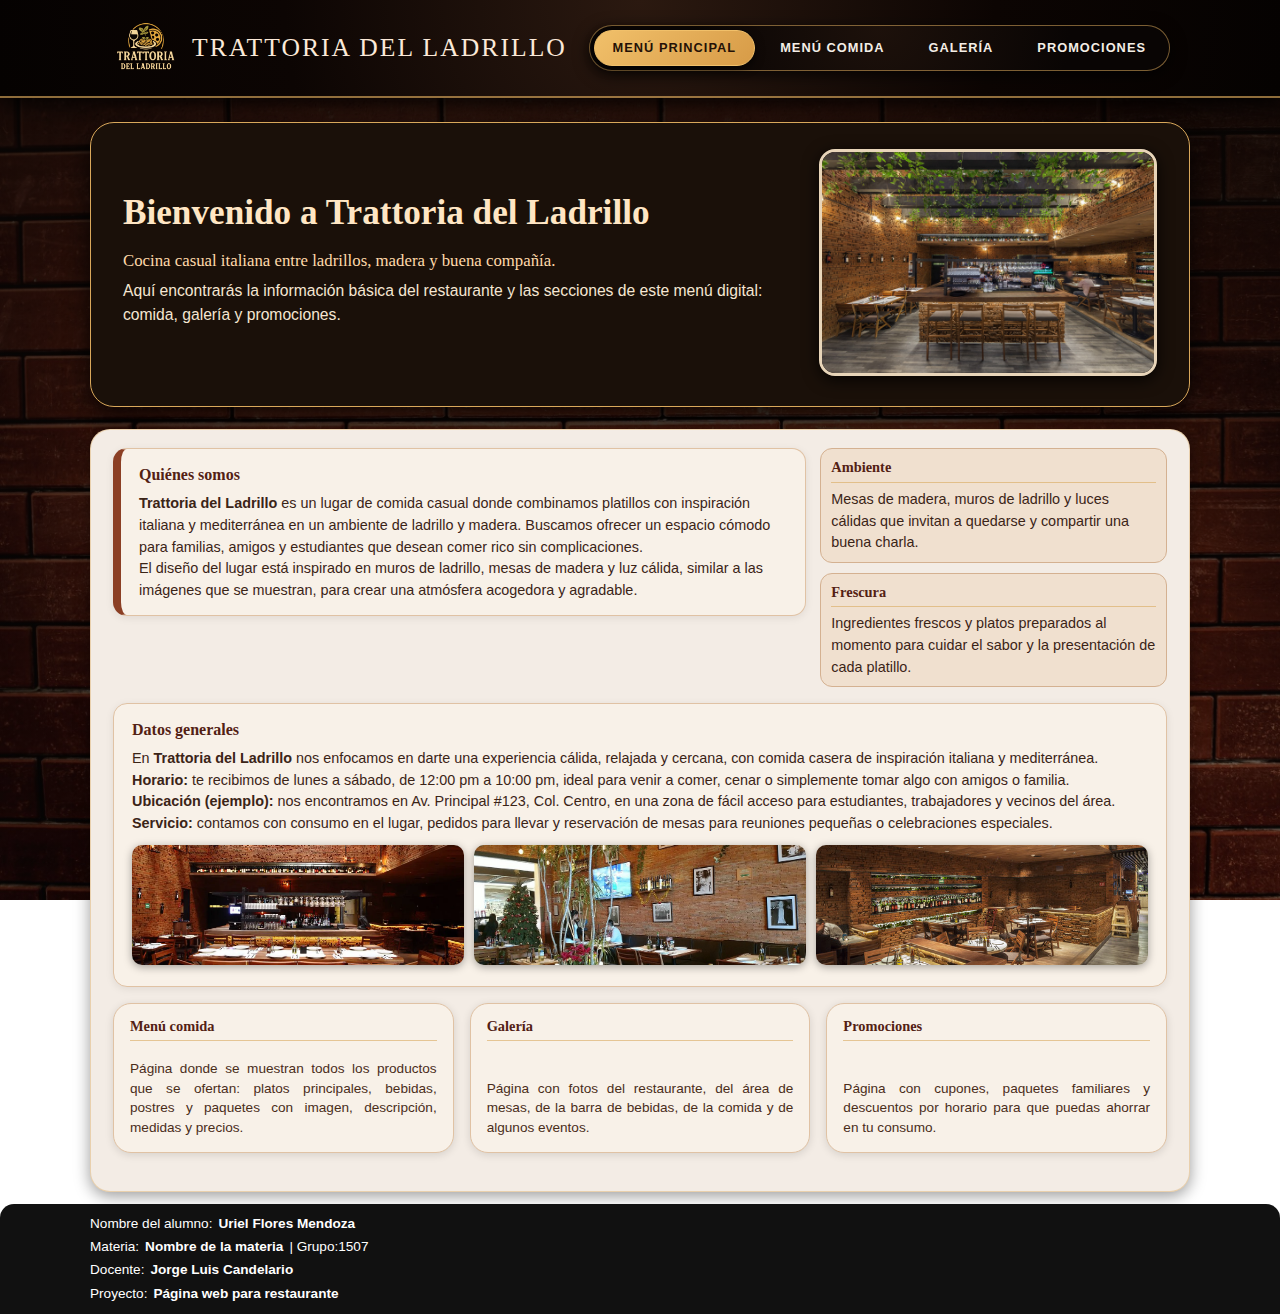
<file: index.html>
<!DOCTYPE html>
<html lang="es">
<head>
  <meta charset="UTF-8">
  <title>Trattoria del Ladrillo - Menú principal</title>
  <link rel="stylesheet" href="css/styles.css">
</head>
<body>
<header class="encabezado">
  <div class="contenedor encabezado-interior">
    <div class="logo">
      <img src="img/logo_trattoria.png"
           alt="Trattoria del Ladrillo"
           class="logo-imagen">
      <span class="logo-texto">Trattoria del Ladrillo</span>
    </div>

    <nav class="navegacion">
      <a href="index.html" class="activo">Menú principal</a>
      <a href="menu.html">Menú comida</a>
      <a href="galeria.html">Galería</a>
      <a href="promociones.html">Promociones</a>
    </nav>
  </div>
</header>

  <!-- banner principal -->
  <section class="banner-principal">
    <div class="contenedor banner-fondo">
      <div class="banner-contenido">
        <div class="banner-texto">
          <h1 class="titulo-principal">Bienvenido a Trattoria del Ladrillo</h1>

          <p class="slogan-principal">
            Cocina casual italiana entre ladrillos, madera y buena compañía.
          </p>

          <p class="subtitulo-principal">
            Aquí encontrarás la información básica del restaurante y las secciones
            de este menú digital: comida, galería y promociones.
          </p>
        </div>

        <div class="banner-foto">
          <!-- imagen grande del restaurante -->
          <img src="img/restaruante1.png" alt="Interior">
        </div>
      </div>
    </div>
  </section>

  <!-- contenido principal -->
  <main class="contenedor">
    <div class="panel-inicio">
      <!-- quienes somos y tarjetas laterales -->
      <section class="columnas-inicio">
        <div class="columna-inicio-principal">
          <div class="caja caja--resaltada">
            <div class="titulo-caja">Quiénes somos</div>
            <p class="texto-caja">
              <strong>Trattoria del Ladrillo</strong> es un lugar de comida casual donde
              combinamos platillos con inspiración italiana y mediterránea en un ambiente
              de ladrillo y madera. Buscamos ofrecer un espacio cómodo para familias,
              amigos y estudiantes que desean comer rico sin complicaciones.
            </p>
            <p class="texto-caja">
              El diseño del lugar está inspirado en muros de ladrillo, mesas de madera y
              luz cálida, similar a las imágenes que se muestran, para crear una atmósfera
              acogedora y agradable.
            </p>
          </div>
        </div>

        <div class="columna-inicio-lateral">
          <div class="caja-mini-inicio">
            <div class="etiqueta-caja">Ambiente</div>
            <p class="texto-caja">
              Mesas de madera, muros de ladrillo y luces cálidas que invitan a quedarse y
              compartir una buena charla.
            </p>
          </div>
          <div class="caja-mini-inicio">
            <div class="etiqueta-caja">Frescura</div>
            <p class="texto-caja">
              Ingredientes frescos y platos preparados al momento para cuidar el sabor
              y la presentación de cada platillo.
            </p>
          </div>
        </div>
      </section>

      <!-- datos generales e info del lugar -->
      <section class="caja">
        <div class="titulo-caja">Datos generales</div>

        <p class="texto-caja">
          En <strong>Trattoria del Ladrillo</strong> nos enfocamos en darte una experiencia cálida,
          relajada y cercana, con comida casera de inspiración italiana y mediterránea.
        </p>

        <p class="texto-caja">
          <strong>Horario:</strong> te recibimos de lunes a sábado, de 12:00 pm a 10:00 pm,
          ideal para venir a comer, cenar o simplemente tomar algo con amigos o familia.
        </p>

        <p class="texto-caja">
          <strong>Ubicación (ejemplo):</strong> nos encontramos en Av. Principal #123, Col. Centro,
          en una zona de fácil acceso para estudiantes, trabajadores y vecinos del área.
        </p>

        <p class="texto-caja">
          <strong>Servicio:</strong> contamos con consumo en el lugar, pedidos para llevar y
          reservación de mesas para reuniones pequeñas o celebraciones especiales.
        </p>

        <!-- tira de fotos del restaurante -->
        <div class="galeria-inicio">
          <div class="miniatura-inicio">
            <img src="img/restaurante2.png" alt="barra">
          </div>
          <div class="miniatura-inicio">
            <img src="img/restaurante3.png" alt="mesasr">
          </div>
          <div class="miniatura-inicio">
            <img src="img/restaurante4.png" alt="Ambiente">
          </div>
        </div>
      </section>

      <!-- resumen de las otras paginas -->
      <section class="fila-cajas">
        <div class="caja caja--pequena">
          <div class="etiqueta-caja">Menú comida</div>
          <p class="texto-caja">
            Página donde se muestran todos los productos que se ofertan:
            platos principales, bebidas, postres y paquetes con imagen,
            descripción, medidas y precios.
          </p>
        </div>

        <div class="caja caja--pequena">
          <div class="etiqueta-caja">Galería</div>
          <p class="texto-caja">
            Página con fotos del restaurante, del área de mesas, de la barra
            de bebidas, de la comida y de algunos eventos.
          </p>
        </div>

        <div class="caja caja--pequena">
          <div class="etiqueta-caja">Promociones</div>
          <p class="texto-caja">
            Página con cupones, paquetes familiares y descuentos por horario
            para que puedas ahorrar en tu consumo.
          </p>
        </div>
      </section>
    </div>
  </main>

  <!-- pie de pagina -->
  <footer class="pie-pagina">
    <div class="pie-pagina-contenido">
      <div class="pie-pagina-linea">
        Nombre del alumno: <strong>Uriel Flores Mendoza</strong>
      </div>
      <div class="pie-pagina-linea">
        Materia: <strong>Nombre de la materia</strong> | Grupo:1507 
      </div>
      <div class="pie-pagina-linea">
        Docente: <strong>Jorge Luis Candelario</strong>
      </div>
      <div class="pie-pagina-linea">
        Proyecto: <strong>Página web para restaurante</strong>
      </div>
    </div>
  </footer>
</body>
</html>
</file>
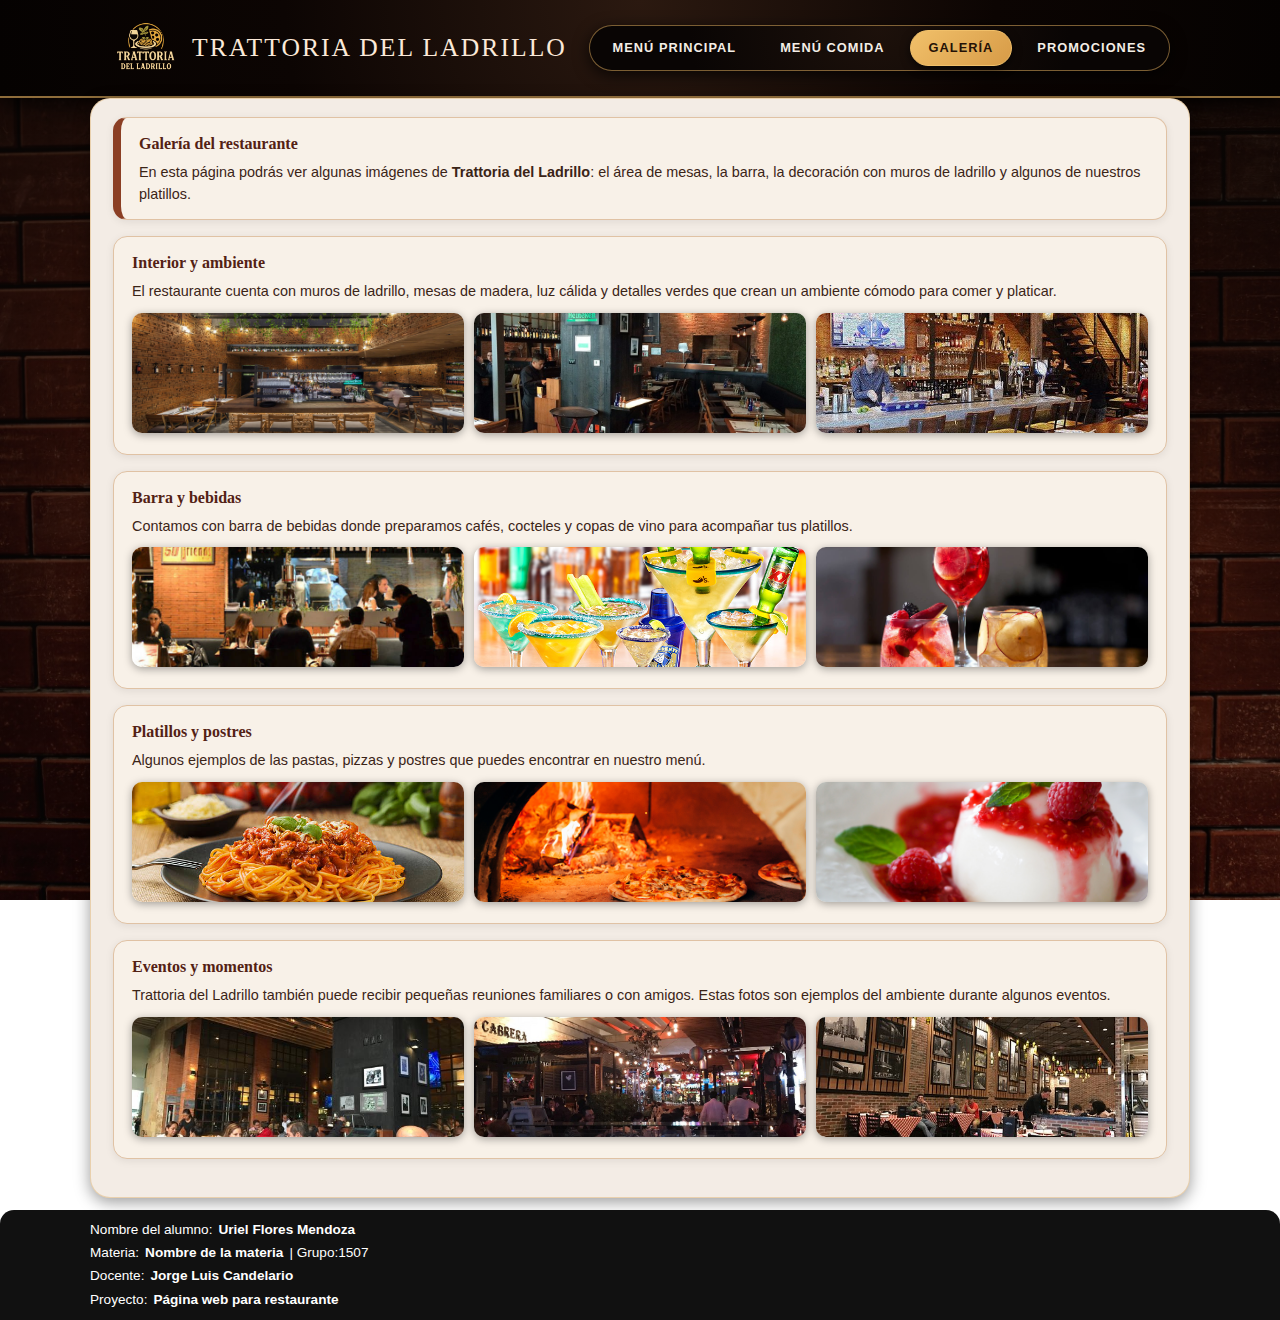
<file: galeria.html>
<!DOCTYPE html>
<html lang="es">
<head>
  <meta charset="UTF-8">
  <title>Trattoria del Ladrillo - Galería</title>
  <link rel="stylesheet" href="css/styles.css">
</head>
<body>
  <!-- encabezado -->
  <header class="encabezado">
    <div class="contenedor encabezado-interior">
      <div class="logo">
        <img src="img/logo_trattoria.png"
             alt="Trattoria del Ladrillo"
             class="logo-imagen">
        <span class="logo-texto">Trattoria del Ladrillo</span>
      </div>

      <nav class="navegacion">
        <a href="index.html">Menú principal</a>
        <a href="menu.html">Menú comida</a>
        <a href="galeria.html" class="activo">Galería</a>
        <a href="promociones.html">Promociones</a>
      </nav>
    </div>
  </header>

  <!-- contenido principal -->
  <main class="contenedor">
    <div class="panel-inicio">



    
      <!-- seccion de introduccion de la galeria -->
      <section class="caja caja--resaltada">
        <div class="titulo-caja">Galería del restaurante</div>
        <p class="texto-caja">
          En esta página podrás ver algunas imágenes de
          <strong>Trattoria del Ladrillo</strong>: el área de mesas, la barra,
          la decoración con muros de ladrillo y algunos de nuestros platillos.
        </p>
      </section>

      <!-- interior del restaurante -->
      <section class="caja">
        <div class="titulo-caja">Interior y ambiente</div>
        <p class="texto-caja">
          El restaurante cuenta con muros de ladrillo, mesas de madera, luz cálida
          y detalles verdes que crean un ambiente cómodo para comer y platicar.
        </p>
        <div class="galeria-inicio">
          <div class="miniatura-inicio">
            <img src="img/restaruante1.png" alt="comedorr">
          </div>
          <div class="miniatura-inicio">
            <img src="img/interior 2.jpg" alt="decoracion">
          </div>
          <div class="miniatura-inicio">
            <img src="img/interior 3.jpg" alt=" muros de ladrillo">
          </div>
        </div>
      </section>

      <!-- barra y bebidas -->
      <section class="caja">
        <div class="titulo-caja">Barra y bebidas</div>
        <p class="texto-caja">
          Contamos con barra de bebidas donde preparamos cafés, cocteles y
          copas de vino para acompañar tus platillos.
        </p>
        <div class="galeria-inicio">
          <div class="miniatura-inicio">
            <img src="img/barra.jpg" alt="Barra ">
          </div>
          <div class="miniatura-inicio">
            <img src="img/bebidas.jpg" alt="Copas y botellas ">
          </div>
          <div class="miniatura-inicio">
            <img src="img/vinos.jpg" alt="Detalle bebidas">
          </div>
        </div>
      </section>

      <!-- platillos y postres -->
      <section class="caja">
        <div class="titulo-caja">Platillos y postres</div>
        <p class="texto-caja">
          Algunos ejemplos de las pastas, pizzas y postres que puedes encontrar
          en nuestro menú.
        </p>
        <div class="galeria-inicio">
          <div class="miniatura-inicio">
            <img src="img/platodepasta.jpg" alt="pasta">
          </div>
          <div class="miniatura-inicio">
            <img src="img/pizzalhorno.jpg" alt="Pizza ">
          </div>
          <div class="miniatura-inicio">
            <img src="img/postre.jpg" alt="Postre ">
          </div>
        </div>
      </section>

      <!-- eventos y momentos especiales -->
      <section class="caja">
        <div class="titulo-caja">Eventos y momentos</div>
        <p class="texto-caja">
          Trattoria del Ladrillo también puede recibir pequeñas reuniones
          familiares o con amigos. Estas fotos son ejemplos del ambiente
          durante algunos eventos.
        </p>
        <div class="galeria-inicio">
          <div class="miniatura-inicio">
            <img src="img/evento1.jpg" alt="Mesa con decoracion para evento">
          </div>
          <div class="miniatura-inicio">
            <img src="img/evento2.jpg" alt="Grupo">
          </div>
          <div class="miniatura-inicio">
            <img src="img/detalles.jpg" alt="Detalle">
          </div>
        </div>
      </section>
    </div>
  </main>

 <!-- pie de pagina -->
  <footer class="pie-pagina">
    <div class="pie-pagina-contenido">
      <div class="pie-pagina-linea">
        Nombre del alumno: <strong>Uriel Flores Mendoza</strong>
      </div>
      <div class="pie-pagina-linea">
        Materia: <strong>Nombre de la materia</strong> | Grupo:1507 
      </div>
      <div class="pie-pagina-linea">
        Docente: <strong>Jorge Luis Candelario</strong>
      </div>
      <div class="pie-pagina-linea">
        Proyecto: <strong>Página web para restaurante</strong>
      </div>
    </div>
  </footer>
</body>
</html>
</file>
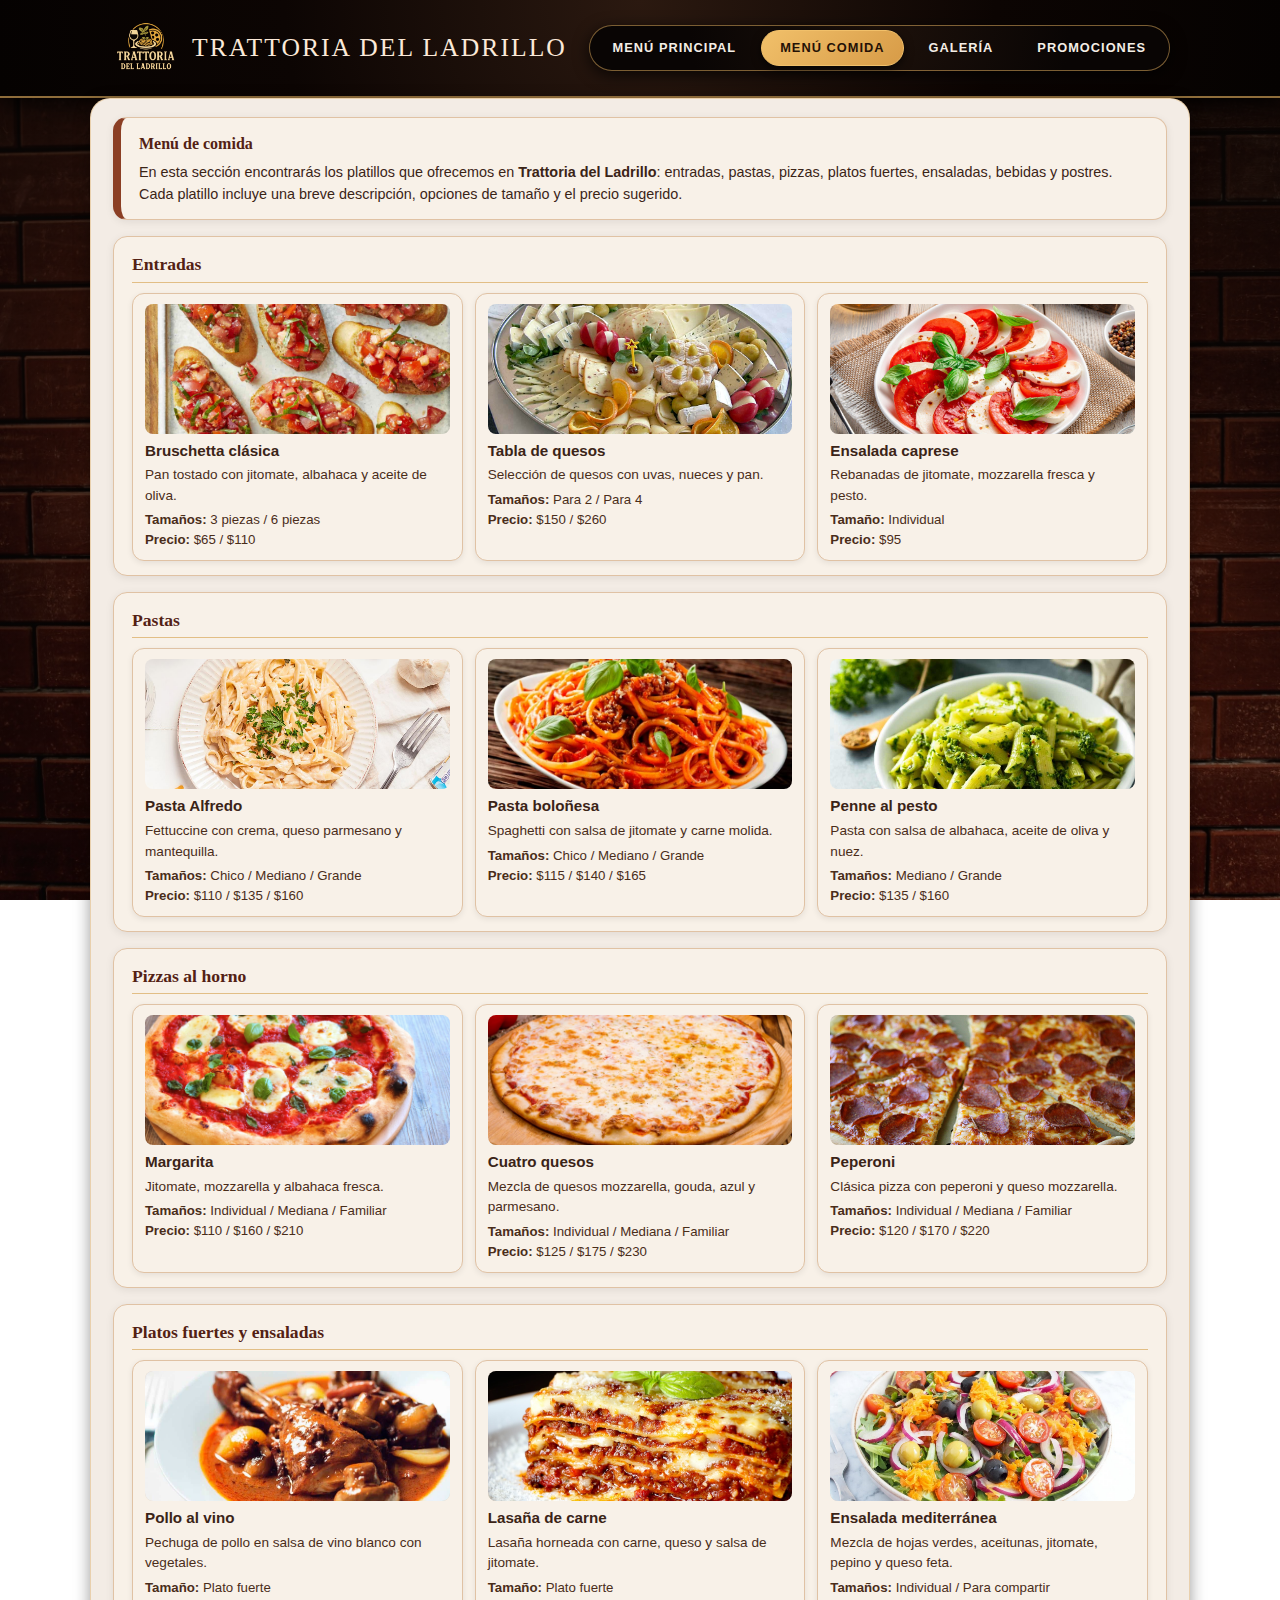
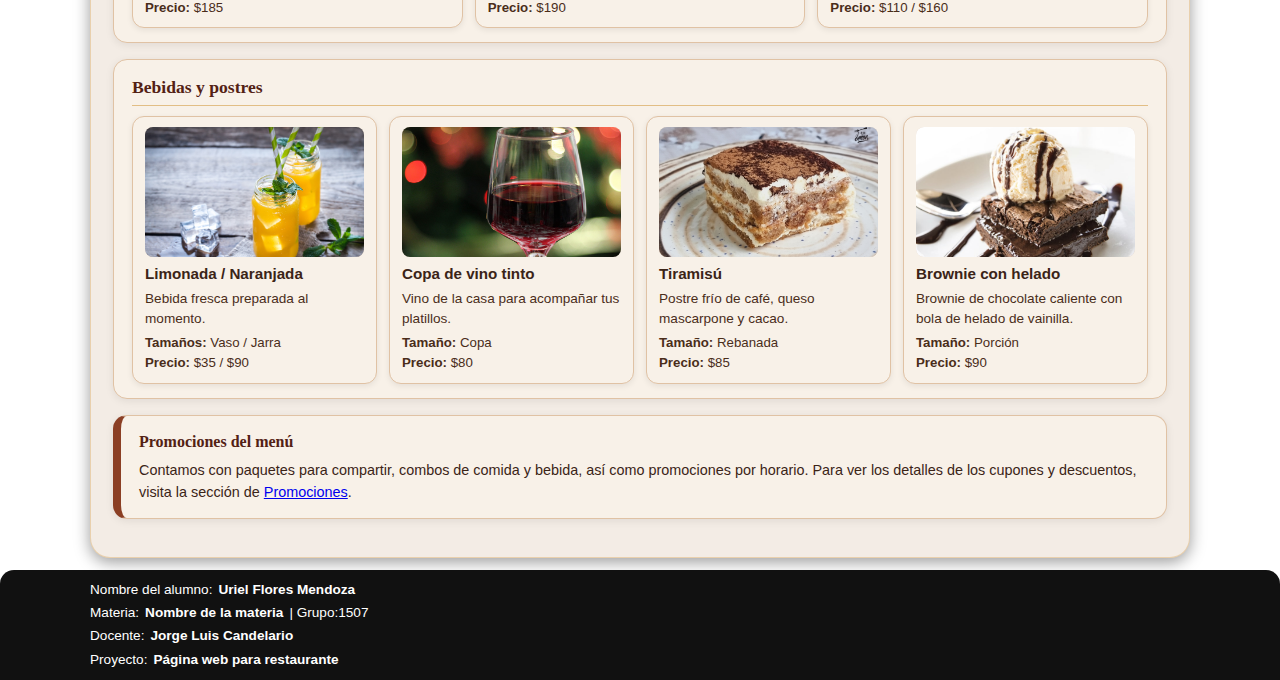
<file: menu.html>
<!DOCTYPE html>
<html lang="es">
<head>
  <meta charset="UTF-8">
  <title>Trattoria del Ladrillo - Menú de comida</title>
  <link rel="stylesheet" href="css/styles.css">
</head>
<body>
  <!-- encabezado con logo y navegacion principal -->
  <header class="encabezado">
    <div class="contenedor encabezado-interior">
      <div class="logo">
        <img src="img/logo_trattoria.png"
             alt="Trattoria del Ladrillo"
             class="logo-imagen">
        <span class="logo-texto">Trattoria del Ladrillo</span>
      </div>

      <nav class="navegacion">
        <a href="index.html">Menú principal</a>
        <a href="menu.html" class="activo">Menú comida</a>
        <a href="galeria.html">Galería</a>
        <a href="promociones.html">Promociones</a>
      </nav>
    </div>
  </header>

  <!-- contenido principal del menu de comida -->
  <main class="contenedor">
    <div class="panel-inicio">
      <!-- seccion de introduccion al menu -->
      <section class="caja caja--resaltada">
        <div class="titulo-caja">Menú de comida</div>
        <p class="texto-caja">
          En esta sección encontrarás los platillos que ofrecemos en
          <strong>Trattoria del Ladrillo</strong>: entradas, pastas, pizzas,
          platos fuertes, ensaladas, bebidas y postres. Cada platillo incluye
          una breve descripción, opciones de tamaño y el precio sugerido.
        </p>
      </section>

      <!-- seccion de entradas -->
      <section class="caja seccion-menu">
        <h2 class="titulo-seccion-menu">Entradas</h2>
        <div class="rejilla-menu">
          <article class="tarjeta-menu">
            <div class="marco-imagen-menu">
              <!-- imagen de la bruschetta -->
              <img src="img/brus.jpg" alt="Bruschetta">
            </div>
            <h3 class="titulo-platillo">Bruschetta clásica</h3>
            <p class="descripcion-platillo">
              Pan tostado con jitomate, albahaca y aceite de oliva.
            </p>
            <p class="tamano-platillo"><strong>Tamaños:</strong> 3 piezas / 6 piezas</p>
            <p class="precio-platillo"><strong>Precio:</strong> $65 / $110</p>
          </article>

          <article class="tarjeta-menu">
            <div class="marco-imagen-menu">
              <img src="img/quesos.jpg" alt="quesos">
            </div>
            <h3 class="titulo-platillo">Tabla de quesos</h3>
            <p class="descripcion-platillo">
              Selección de quesos con uvas, nueces y pan.
            </p>
            <p class="tamano-platillo"><strong>Tamaños:</strong> Para 2 / Para 4</p>
            <p class="precio-platillo"><strong>Precio:</strong> $150 / $260</p>
          </article>

          <article class="tarjeta-menu">
            <div class="marco-imagen-menu">
              <img src="img/caprese.jpeg" alt="caprese">
            </div>
            <h3 class="titulo-platillo">Ensalada caprese</h3>
            <p class="descripcion-platillo">
              Rebanadas de jitomate, mozzarella fresca y pesto.
            </p>
            <p class="tamano-platillo"><strong>Tamaño:</strong> Individual</p>
            <p class="precio-platillo"><strong>Precio:</strong> $95</p>
          </article>
        </div>
      </section>

      <!-- seccion de pastas -->
      <section class="caja seccion-menu">
        <h2 class="titulo-seccion-menu">Pastas</h2>
        <div class="rejilla-menu">
          <article class="tarjeta-menu">
            <div class="marco-imagen-menu">
              <img src="img/alfredo.jpg" alt="Alfredo">
            </div>
            <h3 class="titulo-platillo">Pasta Alfredo</h3>
            <p class="descripcion-platillo">
              Fettuccine con crema, queso parmesano y mantequilla.
            </p>
            <p class="tamano-platillo"><strong>Tamaños:</strong> Chico / Mediano / Grande</p>
            <p class="precio-platillo"><strong>Precio:</strong> $110 / $135 / $160</p>
          </article>

          <article class="tarjeta-menu">
            <div class="marco-imagen-menu">
              <img src="img/bolonesa.jpg" alt="boloñesa">
            </div>
            <h3 class="titulo-platillo">Pasta boloñesa</h3>
            <p class="descripcion-platillo">
              Spaghetti con salsa de jitomate y carne molida.
            </p>
            <p class="tamano-platillo"><strong>Tamaños:</strong> Chico / Mediano / Grande</p>
            <p class="precio-platillo"><strong>Precio:</strong> $115 / $140 / $165</p>
          </article>

          <article class="tarjeta-menu">
            <div class="marco-imagen-menu">
              <img src="img/penne.jpg" alt="Penne">
            </div>
            <h3 class="titulo-platillo">Penne al pesto</h3>
            <p class="descripcion-platillo">
              Pasta con salsa de albahaca, aceite de oliva y nuez.
            </p>
            <p class="tamano-platillo"><strong>Tamaños:</strong> Mediano / Grande</p>
            <p class="precio-platillo"><strong>Precio:</strong> $135 / $160</p>
          </article>
        </div>
      </section>

      <!-- seccion de pizzas -->
      <section class="caja seccion-menu">
        <h2 class="titulo-seccion-menu">Pizzas al horno</h2>
        <div class="rejilla-menu">
          <article class="tarjeta-menu">
            <div class="marco-imagen-menu">
              <img src="img/margarita.jpg" alt="Margarita">
            </div>
            <h3 class="titulo-platillo">Margarita</h3>
            <p class="descripcion-platillo">
              Jitomate, mozzarella y albahaca fresca.
            </p>
            <p class="tamano-platillo"><strong>Tamaños:</strong> Individual / Mediana / Familiar</p>
            <p class="precio-platillo"><strong>Precio:</strong> $110 / $160 / $210</p>
          </article>

          <article class="tarjeta-menu">
            <div class="marco-imagen-menu">
              <img src="img/cuatroquesos.jpg" alt="cuatro quesos">
            </div>
            <h3 class="titulo-platillo">Cuatro quesos</h3>
            <p class="descripcion-platillo">
              Mezcla de quesos mozzarella, gouda, azul y parmesano.
            </p>
            <p class="tamano-platillo"><strong>Tamaños:</strong> Individual / Mediana / Familiar</p>
            <p class="precio-platillo"><strong>Precio:</strong> $125 / $175 / $230</p>
          </article>

          <article class="tarjeta-menu">
            <div class="marco-imagen-menu">
              <img src="img/peperoni.jpg" alt="de peperoni">
            </div>
            <h3 class="titulo-platillo">Peperoni</h3>
            <p class="descripcion-platillo">
              Clásica pizza con peperoni y queso mozzarella.
            </p>
            <p class="tamano-platillo"><strong>Tamaños:</strong> Individual / Mediana / Familiar</p>
            <p class="precio-platillo"><strong>Precio:</strong> $120 / $170 / $220</p>
          </article>
        </div>
      </section>

      <!-- seccion de platos fuertes y ensaladas -->
      <section class="caja seccion-menu">
        <h2 class="titulo-seccion-menu">Platos fuertes y ensaladas</h2>
        <div class="rejilla-menu">
          <article class="tarjeta-menu">
            <div class="marco-imagen-menu">
              <img src="img/pollo.jpg" alt="Pollo ">
            </div>
            <h3 class="titulo-platillo">Pollo al vino</h3>
            <p class="descripcion-platillo">
              Pechuga de pollo en salsa de vino blanco con vegetales.
            </p>
            <p class="tamano-platillo"><strong>Tamaño:</strong> Plato fuerte</p>
            <p class="precio-platillo"><strong>Precio:</strong> $185</p>
          </article>

          <article class="tarjeta-menu">
            <div class="marco-imagen-menu">
              <img src="img/lasagna.jpg" alt="Lasaña">
            </div>
            <h3 class="titulo-platillo">Lasaña de carne</h3>
            <p class="descripcion-platillo">
              Lasaña horneada con carne, queso y salsa de jitomate.
            </p>
            <p class="tamano-platillo"><strong>Tamaño:</strong> Plato fuerte</p>
            <p class="precio-platillo"><strong>Precio:</strong> $190</p>
          </article>

          <article class="tarjeta-menu">
            <div class="marco-imagen-menu">
              <img src="img/mediterranea.jpg" alt="mediterránea">
            </div>
            <h3 class="titulo-platillo">Ensalada mediterránea</h3>
            <p class="descripcion-platillo">
              Mezcla de hojas verdes, aceitunas, jitomate, pepino y queso feta.
            </p>
            <p class="tamano-platillo"><strong>Tamaños:</strong> Individual / Para compartir</p>
            <p class="precio-platillo"><strong>Precio:</strong> $110 / $160</p>
          </article>
        </div>
      </section>

      <!-- seccion de bebidas y postres -->
      <section class="caja seccion-menu">
        <h2 class="titulo-seccion-menu">Bebidas y postres</h2>
        <div class="rejilla-menu">
          <article class="tarjeta-menu">
            <div class="marco-imagen-menu">
              <img src="img/limonada.jpg" alt="Limonada">
            </div>
            <h3 class="titulo-platillo">Limonada / Naranjada</h3>
            <p class="descripcion-platillo">
              Bebida fresca preparada al momento.
            </p>
            <p class="tamano-platillo"><strong>Tamaños:</strong> Vaso / Jarra</p>
            <p class="precio-platillo"><strong>Precio:</strong> $35 / $90</p>
          </article>

          <article class="tarjeta-menu">
            <div class="marco-imagen-menu">
              <img src="img/vino.jpg" alt="vino tinto">
            </div>
            <h3 class="titulo-platillo">Copa de vino tinto</h3>
            <p class="descripcion-platillo">
              Vino de la casa para acompañar tus platillos.
            </p>
            <p class="tamano-platillo"><strong>Tamaño:</strong> Copa</p>
            <p class="precio-platillo"><strong>Precio:</strong> $80</p>
          </article>

          <article class="tarjeta-menu">
            <div class="marco-imagen-menu">
              <img src="img/tiramisu.jpg" alt="Tiramisú">
            </div>
            <h3 class="titulo-platillo">Tiramisú</h3>
            <p class="descripcion-platillo">
              Postre frío de café, queso mascarpone y cacao.
            </p>
            <p class="tamano-platillo"><strong>Tamaño:</strong> Rebanada</p>
            <p class="precio-platillo"><strong>Precio:</strong> $85</p>
          </article>

          <article class="tarjeta-menu">
            <div class="marco-imagen-menu">
              <img src="img/brownie.jpg" alt="Brownie">
            </div>
            <h3 class="titulo-platillo">Brownie con helado</h3>
            <p class="descripcion-platillo">
              Brownie de chocolate caliente con bola de helado de vainilla.
            </p>
            <p class="tamano-platillo"><strong>Tamaño:</strong> Porción</p>
            <p class="precio-platillo"><strong>Precio:</strong> $90</p>
          </article>
        </div>
      </section>

      <!-- seccion final que enlaza a promociones -->
      <section class="caja caja--resaltada">
        <div class="titulo-caja">Promociones del menú</div>
        <p class="texto-caja">
          Contamos con paquetes para compartir, combos de comida y bebida,
          así como promociones por horario. Para ver los detalles de los
          cupones y descuentos, visita la sección de
          <a href="promociones.html">Promociones</a>.
        </p>
      </section>
    </div>
  </main>

 <!-- pie de pagina -->
  <footer class="pie-pagina">
    <div class="pie-pagina-contenido">
      <div class="pie-pagina-linea">
        Nombre del alumno: <strong>Uriel Flores Mendoza</strong>
      </div>
      <div class="pie-pagina-linea">
        Materia: <strong>Nombre de la materia</strong> | Grupo:1507 
      </div>
      <div class="pie-pagina-linea">
        Docente: <strong>Jorge Luis Candelario</strong>
      </div>
      <div class="pie-pagina-linea">
        Proyecto: <strong>Página web para restaurante</strong>
      </div>
    </div>
  </footer>
</body>
</html>
</file>
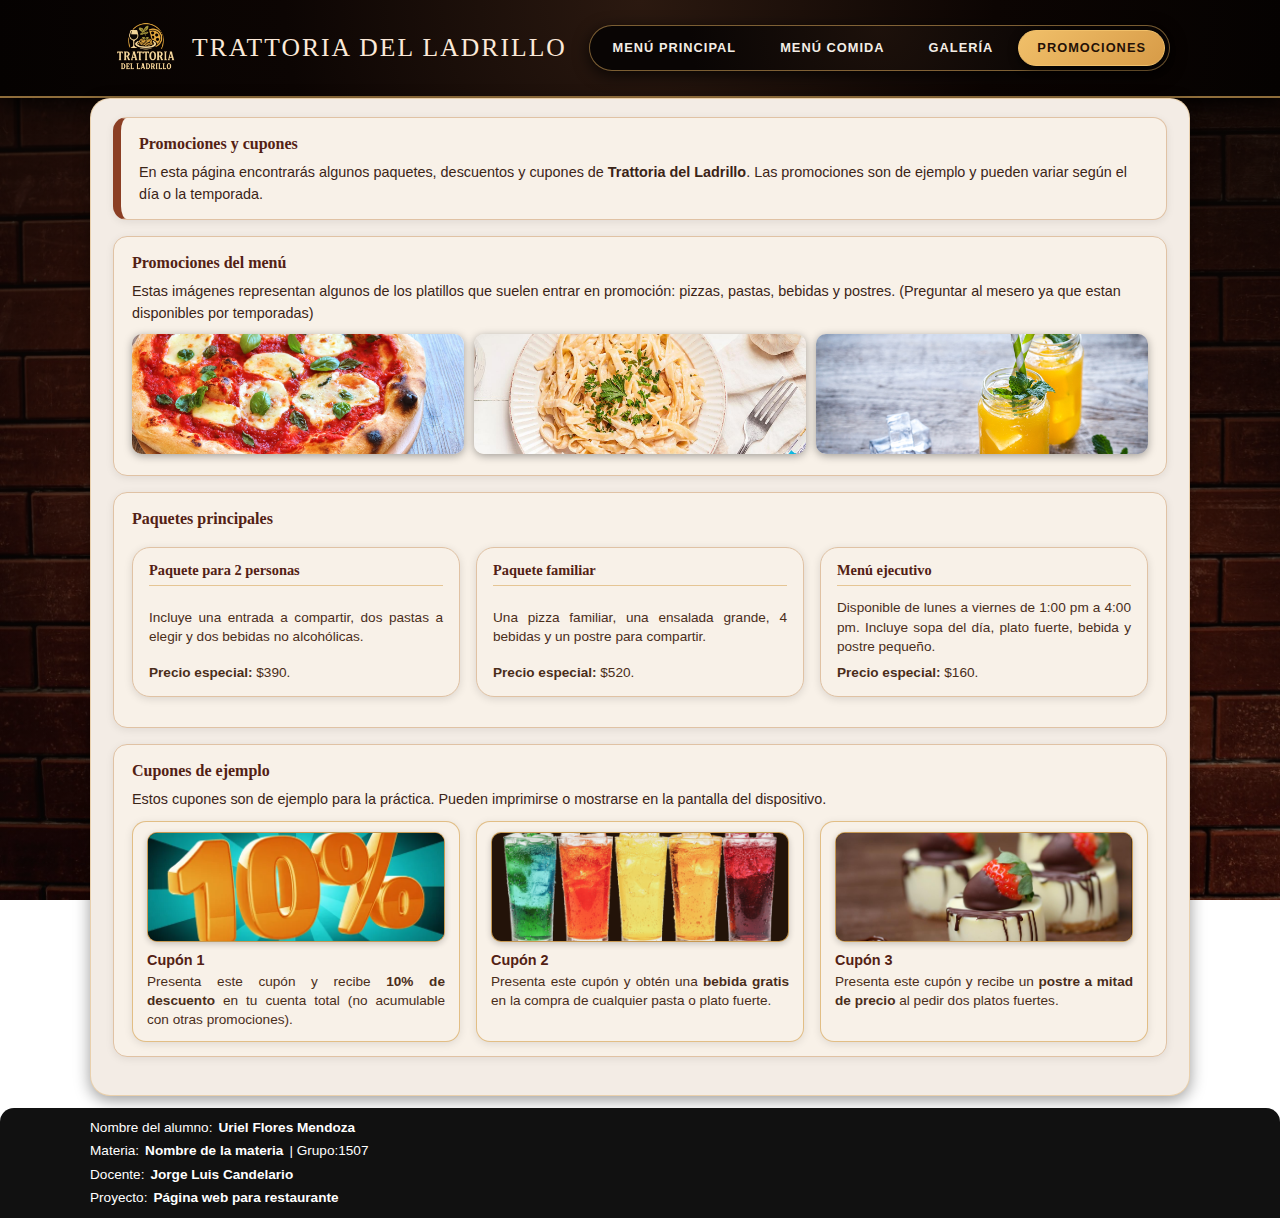
<file: promociones.html>
<!DOCTYPE html>
<html lang="es">
<head>
  <meta charset="UTF-8">
  <title>Trattoria del Ladrillo - Promociones</title>
  <link rel="stylesheet" href="css/styles.css">
</head>
<body>
  <!-- encabezado -->
  <header class="encabezado">
    <div class="contenedor encabezado-interior">
      <div class="logo">
        <img src="img/logo_trattoria.png"
             alt="Trattoria del Ladrillo"
             class="logo-imagen">
        <span class="logo-texto">Trattoria del Ladrillo</span>
      </div>

      <nav class="navegacion">
        <a href="index.html">Menú principal</a>
        <a href="menu.html">Menú comida</a>
        <a href="galeria.html">Galería</a>
        <a href="promociones.html" class="activo">Promociones</a>
      </nav>
    </div>
  </header>

  <!-- contenido principal -->
  <main class="contenedor">
    <div class="panel-inicio">
      <!-- introduccion de promociones -->
      <section class="caja caja--resaltada">
        <div class="titulo-caja">Promociones y cupones</div>
        <p class="texto-caja">
          En esta página encontrarás algunos paquetes, descuentos y cupones
          de <strong>Trattoria del Ladrillo</strong>. Las promociones son de
          ejemplo y pueden variar según el día o la temporada.
        </p>
      </section>

      <!-- bloque visual de promos del menu -->
      <section class="caja">
        <div class="titulo-caja">Promociones del menú</div>
        <p class="texto-caja">
          Estas imágenes representan algunos de los platillos que suelen entrar
          en promoción: pizzas, pastas, bebidas y postres.
          (Preguntar al mesero ya que estan disponibles por temporadas)
        </p>
        <div class="galeria-inicio">
          <div class="miniatura-inicio">
          
            <img src="img/margarita.jpg" alt="Pizza n">
          </div>
          <div class="miniatura-inicio">
            <img src="img/alfredo.jpg" alt="Pasta ">
          </div>
          <div class="miniatura-inicio">
            <img src="img/limonada.jpg" alt="lemonaden">
          </div>
        </div>
      </section>

      <!-- paquetes principales -->
      <section class="caja">
        <div class="titulo-caja">Paquetes principales</div>

        <div class="fila-cajas">
          <div class="caja caja--pequena">
            <div class="etiqueta-caja">Paquete para 2 personas</div>
            <p class="texto-caja">
              Incluye una entrada a compartir, dos pastas a elegir y dos
              bebidas no alcohólicas.
            </p>
            <p class="texto-caja">
              <strong>Precio especial:</strong> $390.
            </p>
          </div>

          <div class="caja caja--pequena">
            <div class="etiqueta-caja">Paquete familiar</div>
            <p class="texto-caja">
              Una pizza familiar, una ensalada grande, 4 bebidas y un postre
              para compartir.
            </p>
            <p class="texto-caja">
              <strong>Precio especial:</strong> $520.
            </p>
          </div>

          <div class="caja caja--pequena">
            <div class="etiqueta-caja">Menú ejecutivo</div>
            <p class="texto-caja">
              Disponible de lunes a viernes de 1:00 pm a 4:00 pm. Incluye
              sopa del día, plato fuerte, bebida y postre pequeño.
            </p>
            <p class="texto-caja">
              <strong>Precio especial:</strong> $160.
            </p>
          </div>
        </div>
      </section>

      <!-- seccion tipo cupon con imagenes -->
      <section class="caja">
        <div class="titulo-caja">Cupones de ejemplo</div>
        <p class="texto-caja">
          Estos cupones son de ejemplo para la práctica. Pueden imprimirse o
          mostrarse en la pantalla del dispositivo.
        </p>

        <div class="cupones-contenedor">
          <!-- cupon 1: 10 por ciento de descuento -->
          <div class="tarjeta-cupon">
            <div class="cupon-banner">
              <img src="img/10porciento.jpg" alt="cupones 10">
            </div>
            <div>
              <div class="cupon-titulo">Cupón 1</div>
              <p class="cupon-descripcion">
                Presenta este cupón y recibe <strong>10% de descuento</strong>
                en tu cuenta total (no acumulable con otras promociones).
              </p>
            </div>
          </div>

          <!-- cupon 2: bebida gratis -->
          <div class="tarjeta-cupon">
            <div class="cupon-banner">
              <img src="img/bebidas.png" alt="bebida gratis">
            </div>
            <div>
              <div class="cupon-titulo">Cupón 2</div>
              <p class="cupon-descripcion">
                Presenta este cupón y obtén una <strong>bebida gratis</strong>
                en la compra de cualquier pasta o plato fuerte.
              </p>
            </div>
          </div>

          <!-- cupon 3: cincuenta por ciento en postre -->
          <div class="tarjeta-cupon">
            <div class="cupon-banner">
              <img src="img/postresito.jpg" alt="Postre">
            </div>
            <div>
              <div class="cupon-titulo">Cupón 3</div>
              <p class="cupon-descripcion">
                Presenta este cupón y recibe un
                <strong>postre a mitad de precio</strong>
                al pedir dos platos fuertes.
              </p>
            </div>
          </div>
        </div>
      </section>

    </div>
  </main>

 <!-- pie de pagina -->
  <footer class="pie-pagina">
    <div class="pie-pagina-contenido">
      <div class="pie-pagina-linea">
        Nombre del alumno: <strong>Uriel Flores Mendoza</strong>
      </div>
      <div class="pie-pagina-linea">
        Materia: <strong>Nombre de la materia</strong> | Grupo:1507 
      </div>
      <div class="pie-pagina-linea">
        Docente: <strong>Jorge Luis Candelario</strong>
      </div>
      <div class="pie-pagina-linea">
        Proyecto: <strong>Página web para restaurante</strong>
      </div>
    </div>
  </footer>
</body>
</html>
</file>
<file: css/styles.css>
* {
  margin: 0;
  padding: 0;
  box-sizing: border-box;
}

/* colores principales de la pagina*/
:root {
  --bg-page: #1a110c;
  --panel: #f3ece5;
  --panel-soft: #f8f1e8;
  --brick: #8b3f24;
  --brick-dark: #532114;
  --wood: #6b4226;
  --gold: #d9a85b;
  --green: #4f8c4a;
  --text-main: #241610;
}
/* fuente  y fondo con imagen */
body {
  font-family: Verdana, Geneva, Tahoma, sans-serif;
  background:
    linear-gradient(rgba(10, 6, 4, 0.88), rgba(10, 6, 4, 0.507)),
    url("../img/fondo.jpg");
  background-size: cover;
  background-position: center;
  background-attachment: fixed;
  color: var(--text-main);
  line-height: 1.5;
}
/* contenedor central*/
.contenedor {
  width: 90%;
  max-width: 1100px;
  margin: 0 auto;
}
/* encabezado */
.encabezado {
  background: radial-gradient(circle at top, #2b1910 0, #0c0503 55%, #050201 100%);
  border-bottom: 2px solid rgba(217, 168, 91, 0.65);
  box-shadow: 0 6px 20px rgba(0, 0, 0, 0.85);
}

/* alineacion interna del encabezado */
.encabezado-interior {
  max-width: 1100px;
  margin: 0 auto;
  padding: 12px 20px;
  display: flex;
  align-items: center;
  justify-content: space-between;
  gap: 18px;
}

/* bloque donde van el logo y el texto */
.logo {
  display: flex;
  align-items: center;
  gap: 10px;
}
.logo-imagen {
  height: 72px;
}
/* texto del nombre del restaurante */
.logo-texto {
  font-family: Georgia, "Times New Roman", serif;
  font-size: 1.6rem;
  line-height: 1;
  letter-spacing: 0.08em;
  text-transform: uppercase;
  color: #fbe9d8;
  white-space: nowrap; 
}
/* barra de navegacion */
.navegacion {
  display: flex;
  align-items: center;
  gap: 6px;
  padding: 4px;
  background: radial-gradient(circle at top, #1d110b 0, #090504 65%);
  border-radius: 999px;
  border: 1px solid rgba(217, 168, 91, 0.55);
  box-shadow: 0 4px 16px rgba(0, 0, 0, 0.75);
}

/* estilo de cada link del menu */
.navegacion a {
  text-decoration: none;
  font-size: 0.8rem;
  font-weight: 600;
  letter-spacing: 0.08em;
  text-transform: uppercase;
  /* centro el texto */
  display: flex;
  align-items: center;
  justify-content: center;
  text-align: center;
  padding: 7px 18px;
  border-radius: 999px;
  border: 1px solid transparent;
  background-color: transparent;
  color: #f4eee6;
  transition:
    background-color 0.2s ease,
    color 0.2s ease,
    border-color 0.2s ease,
    transform 0.12s ease,
    box-shadow 0.12s ease;
}

/* para cuando el mouse pasa encima del link */
.navegacion a:hover {
  background-color: #2a1810;
  border-color: rgba(217, 168, 91, 0.8);
  color: #ffe9c4;
  transform: translateY(-1px);
  box-shadow: 0 2px 6px rgba(0, 0, 0, 0.5);
}

/* estilo para indicar que esa seccion esta activa */
.navegacion a.activo {
  background: linear-gradient(135deg, #f1c06a, #d79b47);
  color: #241106;
  border-color: #f1c06a;
  box-shadow: 0 3px 10px rgba(0, 0, 0, 0.65);
}

/* separacion del banner principal */
.banner-principal {
  margin-top: 24px;
  margin-bottom: 22px;
}
/* fondo del cuadro grande del banner */
.banner-fondo {
  border-radius: 24px;
  overflow: hidden;
  background-color: #1a1009;
  border: 1px solid var(--gold);
  box-shadow: 0 8px 24px rgba(0,0,0,0.8);
}

/* acomodar el contenido interno del banner */
.banner-contenido {
  padding: 26px 32px 30px;
  display: flex;
  flex-wrap: wrap;
  gap: 20px;
  align-items: center;
}

/* lado del texto*/
.banner-texto {
  flex: 2;
  color: #fdf5ea;
}

/* titulo grande de bienvenida */
.titulo-principal {
  font-family: Georgia, "Times New Roman", serif;
  font-size: 2.2rem;
  margin-bottom: 8px;
  color: #ffe6c4;
}

/*  slogan del restaurante */
.slogan-principal {
  font-family: Georgia, "Times New Roman", serif;
  font-size: 1.05rem;
  color: #ffd9aa;
  margin-bottom: 6px;
}

/* texto explicando que hay en el menu digital */
.subtitulo-principal {
  font-size: 0.98rem;
  margin-bottom: 12px;
  color: #f5e6d2;
}

/* boton */
.boton {
  display: inline-block;
  margin-top: 4px;
  padding: 8px 18px;
  border-radius: 999px;
  background-color: var(--gold);
  color: #2a160d;
  text-decoration: none;
  font-size: 0.95rem;
  font-weight: 600;
  box-shadow: 0 3px 8px rgba(0,0,0,0.55);
  transition: background-color 0.2s ease, transform 0.15s ease;
}

/* lado donde va la foto del interior del restaurante */
.banner-foto {
  flex: 1;
  display: flex;
  justify-content: center;
}

/* estilo de la imagen principal del banner */
.banner-foto img {
  width: 100%;
  max-width: 380px;
  border-radius: 16px;
  border: 3px solid rgba(255, 235, 205, 0.9);
  box-shadow: 0 4px 16px rgba(0,0,0,0.8);
  object-fit: cover;
}

/* margen inferior general para el contenido */
main {
  margin-bottom: 30px;
}

/* caja de fondo claro donde van todas las secciones */
.panel-inicio {
  background-color: var(--panel);
  border-radius: 20px;
  padding: 18px 22px 22px;
  box-shadow: 0 4px 16px rgba(0,0,0,0.4);
  border: 1px solid rgba(217, 168, 91, 0.4);
}

/* columnas de la seccion principal (quienes somos + laterales) */
.columnas-inicio {
  display: flex;
  flex-wrap: wrap;
  gap: 14px;
  margin-bottom: 16px;
}

/* columna mas ancha (texto principal) */
.columna-inicio-principal {
  flex: 2;
}

/* columna de la derecha con tarjetas pequenas */
.columna-inicio-lateral {
  flex: 1;
  display: flex;
  flex-direction: column;
  gap: 10px;
}

/* formato basico de las cajas de contenido */
.caja {
  background-color: var(--panel-soft);
  border-radius: 14px;
  padding: 14px 18px;
  margin-bottom: 16px;
  border: 1px solid #e0c2a4;
  box-shadow: 0 2px 8px rgba(0,0,0,0.08);
}

/* caja destacada con una franja lateral */
.caja--resaltada {
  border-left: 8px solid var(--brick);
}

/* titulo corto dentro de cada caja */
.titulo-caja {
  font-family: Georgia, "Times New Roman", serif;
  font-weight: bold;
  margin-bottom: 6px;
  color: var(--brick-dark);
}

/* parrafos de texto general */
.texto-caja {
  font-size: 0.9rem;
  color: #3b2417;
}

/* cajas pequenas de ambiente y frescura */
.caja-mini-inicio {
  background-color: #f0e0cf;
  border-radius: 12px;
  padding: 8px 10px;
  border: 1px solid #d4b191;
}

/* lista donde van los datos generales */
.lista-info {
  margin-left: 18px;
  margin-top: 4px;
}

/* cada renglon de la lista de datos */
.lista-info li {
  font-size: 0.9rem;
  margin-bottom: 4px;
}
/* fila con varias cajas pequenas (menu, galeria, promociones) */
.fila-cajas {
  display: flex;
  flex-wrap: wrap;
  gap: 16px;
  margin-top: 16px;
  justify-content:center;
}


/* estilo de cada caja pequena de la fila inferior */
.caja--pequena {
  flex: 1 1 220px;
  background-color: var(--panel-soft);
  border-radius: 18px;
  border: 1px solid #e0c2a4;
  box-shadow: 0 2px 8px rgba(0,0,0,0.12);
  padding: 12px 16px 14px;
  display: flex;
  flex-direction: column;
  justify-content: space-between;
  min-height: 150px;
}

/* mini titulo de las cajas pequenas */
.etiqueta-caja {
  font-family: Georgia, "Times New Roman", serif;
  font-weight: bold;
  font-size: 0.9rem;
  color: var(--brick-dark);
  margin-bottom: 6px;
  border-bottom: 1px solid rgba(217, 168, 91, 0.6);
  padding-bottom: 3px;
}

/* galeria chica usada en varias secciones */
.galeria-inicio {
  margin-top: 10px;
  display: flex;
  flex-wrap: wrap;
  gap: 10px;
}

/* contenedor de cada foto pequena */
.miniatura-inicio {
  flex: 1 1 120px;
}

/* estilo visual de cada mini imagen */
.miniatura-inicio img {
  width: 100%;
  border-radius: 10px;
  object-fit: cover;
  height: 120px;
  box-shadow: 0 2px 8px rgba(0,0,0,0.35);
}

/* pie de pagina con datos del alumno y proyecto */
.pie-pagina {
  margin-top: 12px;
  background-color: #111;
  color: #fff;
  padding: 10px 16px;
  border-radius: 14px 14px 0 0;
  font-size: 0.85rem;
}

/* contenedor interno del pie de pagina */
.pie-pagina-contenido {
  width: 90%;
  max-width: 1100px;
  margin: 0 auto;
  display: flex;
  flex-direction: column;
  gap: 3px;
}

/* cada renglon de informacion en el pie */
.pie-pagina-linea {
  display: flex;
  flex-wrap: wrap;
  gap: 6px;
}

/* ajuste del texto de las cajas pequenas de abajo */
.fila-cajas .texto-caja {
  font-size: 0.85rem;
  line-height: 1.45;
  color: #4a2d1a;
  text-align: justify;
  margin-top: 2px;
}

/* separacion extra entre secciones del menu de comida */
.seccion-menu {
  margin-bottom: 16px;
}

/* titulo de cada parte del menu (entradas, pastas, pizzas, etc) */
.titulo-seccion-menu {
  font-family: Georgia, "Times New Roman", serif;
  font-size: 1.1rem;
  color: var(--brick-dark);
  margin-bottom: 10px;
  border-bottom: 1px solid rgba(217, 168, 91, 0.7);
  padding-bottom: 4px;
}

/* contenedor con varias tarjetas de platillos */
.rejilla-menu {
  display: flex;
  flex-wrap: wrap;
  gap: 12px;
}

/* tarjeta de cada platillo con su foto y texto */
.tarjeta-menu {
  flex: 1 1 220px;
  background-color: var(--panel-soft);
  border-radius: 12px;
  border: 1px solid #e0c2a4;
  padding: 10px 12px;
  box-shadow: 0 2px 6px rgba(0,0,0,0.08);
}

/* cuadro donde va la imagen del platillo */
.marco-imagen-menu {
  width: 100%;
  height: 130px;
  border-radius: 8px;
  overflow: hidden;
  background-color: #e5d2bf; 
  margin-bottom: 6px;
  display: flex;
  align-items: center;
  justify-content: center;
}

/* la foto del platillo ajustada dentro del cuadro */
.marco-imagen-menu img {
  width: 100%;
  height: 100%;
  object-fit: cover;
}

/* nombre del platillo */
.titulo-platillo {
  font-weight: bold;
  font-size: 0.95rem;
  color: #3b2417;
  margin-bottom: 3px;
}

/* descripcion breve del platillo */
.descripcion-platillo {
  font-size: 0.85rem;
  color: #4a2d1a;
  margin-bottom: 4px;
}

/* texto de tamanos y precios */
.tamano-platillo,
.precio-platillo {
  font-size: 0.83rem;
  color: #4a2d1a;
}

/* contenedor de las tarjetas de cupones en la pagina de promociones */
.cupones-contenedor {
  display: flex;
  flex-wrap: wrap;
  gap: 16px;
  margin-top: 10px;
}

/* tarjeta completa del cupon */
.tarjeta-cupon {
  flex: 1 1 220px;
  background-color: var(--panel-soft);
  border-radius: 14px;
  border: 1px solid rgba(217, 168, 91, 0.7);
  box-shadow: 0 2px 8px rgba(0,0,0,0.10);
  padding: 10px 14px 12px;
  display: flex;
  flex-direction: column;
  gap: 8px;
}

/* cuadro donde se muestra la imagen grande del cupon */
.cupon-banner {
  width: 100%;
  height: 110px;
  border-radius: 10px;
  overflow: hidden;
  background-color: #231309;
  border: 1px solid rgba(217, 168, 91, 0.9);
  box-shadow: 0 2px 6px rgba(0,0,0,0.20);
}

/* imagen del cupon (10 por ciento, bebida gratis, postre, etc) */
.cupon-banner img {
  width: 100%;
  height: 100%;
  object-fit: cover;
}

/* titulo del cupon (cupon 1, cupon 2, cupon 3) */
.cupon-titulo {
  font-weight: bold;
  font-size: 0.9rem;
  color: var(--brick-dark);
}

/* descripcion del descuento o beneficio del cupon */
.cupon-descripcion {
  font-size: 0.85rem;
  color: #4a2d1a;
  line-height: 1.4;
  text-align: justify;
}

/*para acomodar la pagina a telefonos*/
@media (max-width: 700px) {
  .encabezado-interior {
    flex-direction: column;
    align-items: flex-start;
  }}
</file>
